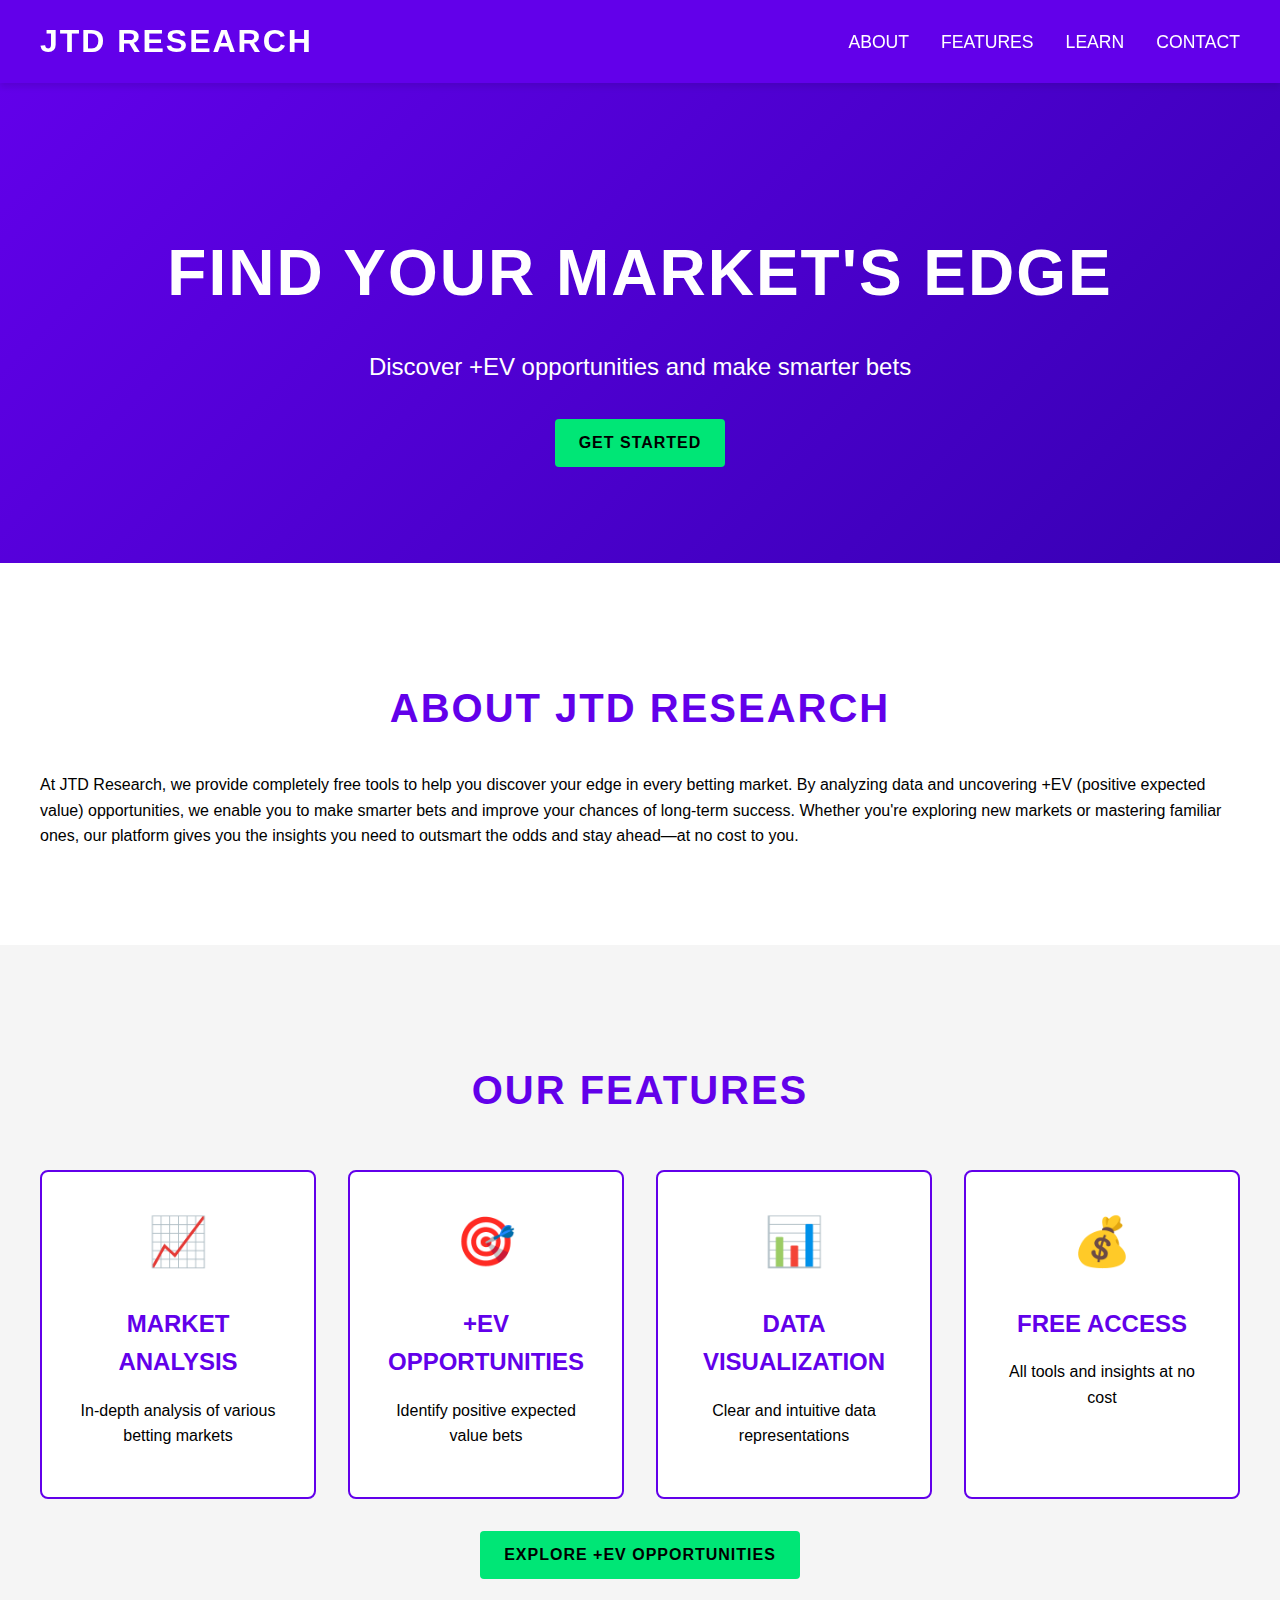
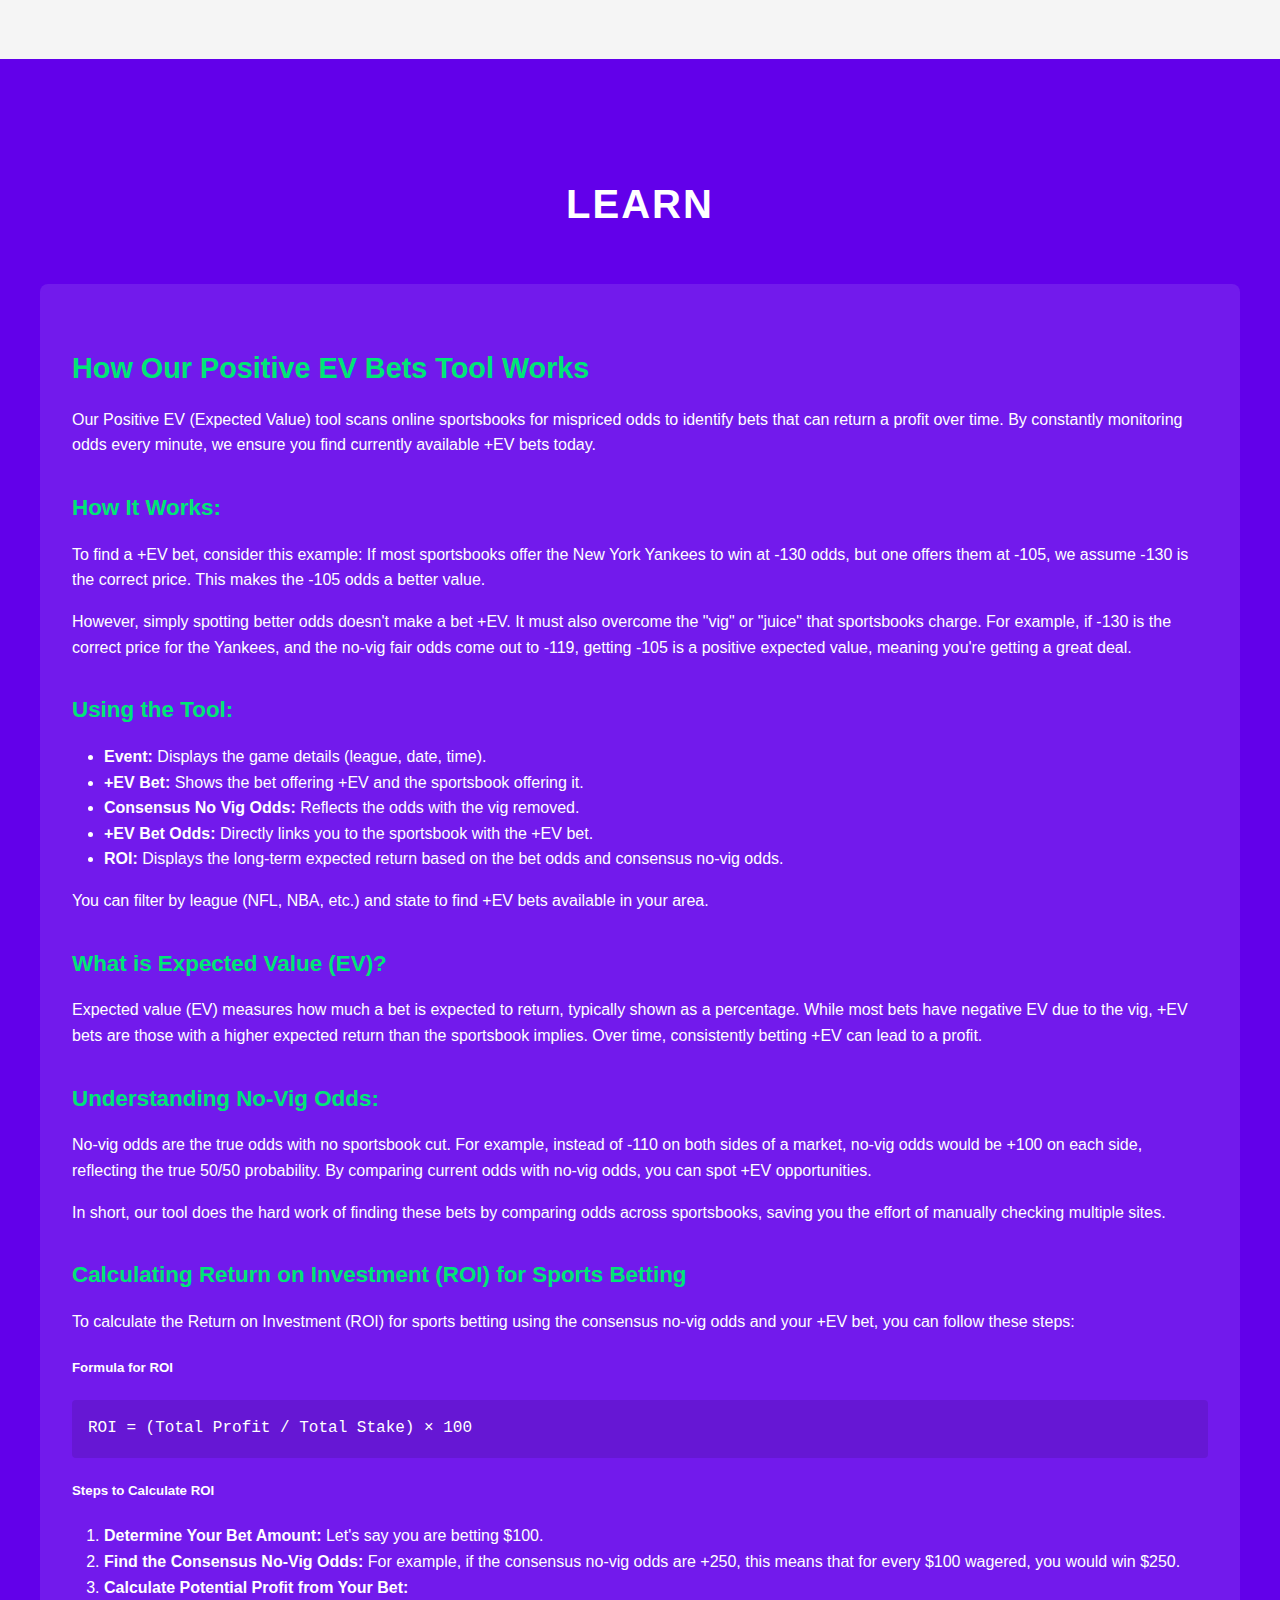
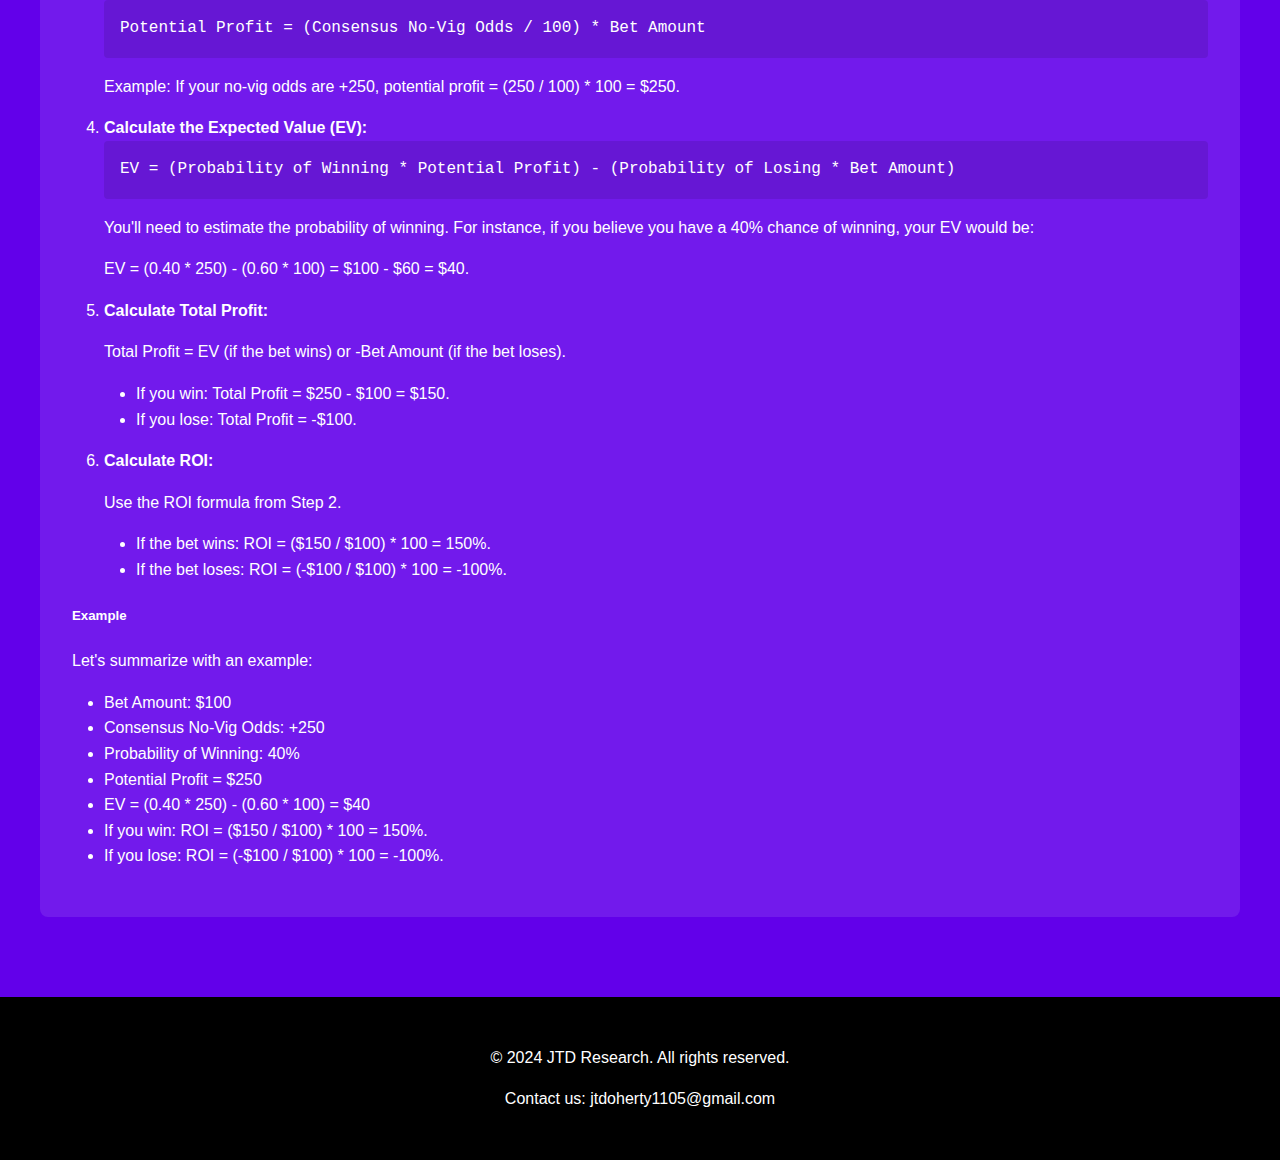
<file: research_home_page.html>
<!DOCTYPE html>
<html lang="en">
<head>
    <meta charset="UTF-8">
    <meta name="viewport" content="width=device-width, initial-scale=1.0">
    <title>JTD Research - Find Your Market's Edge</title>
    <style>
        :root {
            --color-primary: #6200ea;
            --color-primary-dark: #3700b3;
            --color-accent: #00e676;
            --color-background: #ffffff;
            --color-text: #000000;
            --color-text-light: #ffffff;
        }

        body {
            font-family: 'Roboto', Arial, sans-serif;
            line-height: 1.6;
            color: var(--color-text);
            margin: 0;
            padding: 0;
            background-color: var(--color-background);
        }

        .container {
            width: 100%;
            max-width: 1200px;
            margin: 0 auto;
            padding: 0 1rem;
        }

        header {
            background-color: var(--color-primary);
            padding: 1rem 0;
            box-shadow: 0 4px 6px rgba(0, 0, 0, 0.1);
            position: sticky;
            top: 0;
            z-index: 1000;
        }

        .header-content {
            display: flex;
            justify-content: space-between;
            align-items: center;
        }

        .logo {
            font-size: 2rem;
            font-weight: 900;
            color: var(--color-text-light);
            text-decoration: none;
            text-transform: uppercase;
            letter-spacing: 2px;
        }

        nav ul {
            list-style-type: none;
            padding: 0;
            margin: 0;
            display: flex;
        }

        nav ul li {
            margin-left: 2rem;
        }

        nav ul li a {
            color: var(--color-text-light);
            text-decoration: none;
            transition: color 0.3s ease;
            font-size: 1.1rem;
            font-weight: 500;
            text-transform: uppercase;
        }

        nav ul li a:hover {
            color: var(--color-accent);
        }

        .btn {
            display: inline-block;
            background-color: var(--color-accent);
            color: var(--color-text);
            padding: 0.7rem 1.5rem;
            border-radius: 4px;
            text-decoration: none;
            transition: background-color 0.3s ease, transform 0.3s ease;
            font-weight: bold;
            text-transform: uppercase;
            letter-spacing: 1px;
        }

        .btn:hover {
            background-color: #00c853;
            transform: translateY(-2px);
        }

        .mobile-menu-btn {
            display: none;
            background: none;
            border: none;
            font-size: 1.5rem;
            cursor: pointer;
            color: var(--color-text-light);
        }

        .hero {
            background: linear-gradient(135deg, var(--color-primary), var(--color-primary-dark));
            color: var(--color-text-light);
            padding: 6rem 0;
            text-align: center;
        }

        .hero h1 {
            font-size: 4rem;
            margin-bottom: 1rem;
            font-weight: 900;
            text-transform: uppercase;
            letter-spacing: 2px;
        }

        .hero p {
            font-size: 1.5rem;
            margin-bottom: 2rem;
            font-weight: 300;
        }

        .about {
            background-color: var(--color-background);
            padding: 5rem 0;
        }

        .about h2 {
            text-align: center;
            margin-bottom: 2rem;
            color: var(--color-primary);
            font-size: 2.5rem;
            text-transform: uppercase;
            letter-spacing: 2px;
        }

        .features {
            padding: 5rem 0;
            background-color: #f5f5f5;
        }

        .features h2 {
            text-align: center;
            margin-bottom: 3rem;
            color: var(--color-primary);
            font-size: 2.5rem;
            text-transform: uppercase;
            letter-spacing: 2px;
        }

        .feature-grid {
            display: grid;
            grid-template-columns: repeat(auto-fit, minmax(250px, 1fr));
            gap: 2rem;
        }

        .feature-item {
            background-color: var(--color-background);
            padding: 2rem;
            border-radius: 8px;
            text-align: center;
            transition: box-shadow 0.3s ease, transform 0.3s ease;
            border: 2px solid var(--color-primary);
        }

        .feature-item:hover {
            box-shadow: 0 10px 20px rgba(0, 0, 0, 0.1);
            transform: translateY(-5px);
        }

        .feature-icon {
            font-size: 3rem;
            color: var(--color-accent);
            margin-bottom: 1rem;
        }

        .feature-item h3 {
            color: var(--color-primary);
            margin-bottom: 1rem;
            font-size: 1.5rem;
            text-transform: uppercase;
        }

        .explore-btn {
            margin-top: 2rem;
            text-align: center;
        }

        .learn {
            background-color: var(--color-primary);
            padding: 5rem 0;
            color: var(--color-text-light);
        }

        .learn h2 {
            text-align: center;
            margin-bottom: 3rem;
            font-size: 2.5rem;
            text-transform: uppercase;
            letter-spacing: 2px;
        }

        .learn-content {
            background-color: rgba(255, 255, 255, 0.1);
            padding: 2rem;
            border-radius: 8px;
        }

        .learn-content h3 {
            color: var(--color-accent);
            margin-bottom: 1rem;
            font-size: 1.8rem;
        }

        .learn-content h4 {
            color: var(--color-accent);
            margin-top: 2rem;
            margin-bottom: 1rem;
            font-size: 1.4rem;
        }

        .learn-content p {
            margin-bottom: 1rem;
        }

        .learn-content ul {
            list-style-type: disc;
            padding-left: 2rem;
            margin-bottom: 1rem;
        }

        .learn-content ol {
            list-style-type: decimal;
            padding-left: 2rem;
            margin-bottom: 1rem;
        }

        .formula {
            background-color: rgba(0, 0, 0, 0.1);
            padding: 1rem;
            border-radius: 4px;
            margin-bottom: 1rem;
            font-family: 'Courier New', Courier, monospace;
        }

        footer {
            background-color: var(--color-text);
            color: var(--color-text-light);
            padding: 2rem 0;
            text-align: center;
        }

        @media (max-width: 768px) {
            .mobile-menu-btn {
                display: block;
            }

            nav {
                display: none;
            }

            nav.active {
                display: block;
                position: absolute;
                top: 100%;
                left: 0;
                right: 0;
                background-color: var(--color-primary);
                padding: 1rem;
            }

            nav.active ul {
                flex-direction: column;
            }

            nav.active ul li {
                margin: 0.5rem 0;
            }
        }
    </style>
</head>
<body>
    <header>
        <div class="container header-content">
            <a href="#" class="logo">JTD Research</a>
            <nav id="main-nav">
                <ul>
                    <li><a href="#about">About</a></li>
                    <li><a href="#features">Features</a></li>
                    <li><a href="#learn">Learn</a></li>
                    <li><a href="#contact">Contact</a></li>
                </ul>
            </nav>
            <button class="mobile-menu-btn" id="mobile-menu-btn">☰</button>
        </div>
    </header>

    <main>
        <section class="hero">
            <div class="container">
                <h1>Find Your Market's Edge</h1>
                <p>Discover +EV opportunities and make smarter bets</p>
                <a href="C:\Git\research\odds_data_webpage.html" class="btn">Get Started</a>
            </div>
        </section>

        <section id="about" class="about">
            <div class="container">
                <h2>About JTD Research</h2>
                <p>At JTD Research, we provide completely free tools to help you discover your edge in every betting market. By analyzing data and uncovering +EV (positive expected value) opportunities, we enable you to make smarter bets and improve your chances of long-term success. Whether you're exploring new markets or mastering familiar ones, our platform gives you the insights you need to outsmart the odds and stay ahead—at no cost to you.</p>
            </div>
        </section>

        <section id="features" class="features">
            <div class="container">
                <h2>Our Features</h2>
                <div class="feature-grid">
                    <div class="feature-item">
                        <div class="feature-icon">📈</div>
                        <h3>Market Analysis</h3>
                        <p>In-depth analysis of various betting markets</p>
                    </div>
                    <div class="feature-item">
                        <div class="feature-icon">🎯</div>
                        <h3>+EV Opportunities</h3>
                        <p>Identify positive expected value bets</p>
                    </div>
                    <div class="feature-item">
                        <div class="feature-icon">📊</div>
                        <h3>Data Visualization</h3>
                        <p>Clear and intuitive data representations</p>
                    </div>
                    <div class="feature-item">
                        <div class="feature-icon">💰</div>
                        <h3>Free Access</h3>
                        <p>All tools and insights at no cost</p>
                    </div>
                </div>
                <div class="explore-btn">
                    <a href="C:\Git\research\odds_data_webpage.html" class="btn">Explore +EV Opportunities</a>
                </div>
            </div>
        </section>

        <section id="learn" class="learn">
            <div class="container">
                <h2>Learn</h2>
                <div class="learn-content">
                    <h3>How Our Positive EV Bets Tool Works</h3>
                    <p>Our Positive EV (Expected Value) tool scans online sportsbooks for mispriced odds to identify bets that can return a profit over time. By constantly monitoring odds every minute, we ensure you find currently available +EV bets today.</p>

                    <h4>How It Works:</h4>
                    <p>To find a +EV bet, consider this example: If most sportsbooks offer the New York Yankees to win at -130 odds, but one offers them at -105, we assume -130 is the correct price. This makes the -105 odds a better value.</p>
                    <p>However, simply spotting better odds doesn't make a bet +EV. It must also overcome the "vig" or "juice" that sportsbooks charge. For example, if -130 is the correct price for the Yankees, and the no-vig fair odds come out to -119, getting -105 is a positive expected value, meaning you're getting a great deal.</p>

                    <h4>Using the Tool:</h4>
                    <ul>
                        <li><strong>Event:</strong> Displays the game details (league, date, time).</li>
                        <li><strong>+EV Bet:</strong> Shows the bet offering +EV and the sportsbook offering it.</li>
                        <li><strong>Consensus No Vig Odds:</strong> Reflects the odds with the vig removed.</li>
                        <li><strong>+EV Bet Odds:</strong> Directly links you to the sportsbook with the +EV bet.</li>
                        <li><strong>ROI:</strong> Displays the long-term expected return based on the bet odds and consensus no-vig odds.</li>
                    </ul>
                    <p>You can filter by league (NFL, NBA, etc.) and state to find +EV bets available in your area.</p>

                    <h4>What is Expected Value (EV)?</h4>
                    <p>Expected value (EV) measures how much a bet is expected to return, typically shown as a percentage. While most bets have negative EV due to the vig, +EV bets are those with a higher expected return than the sportsbook implies. Over time, consistently betting +EV can lead to a profit.</p>

                    <h4>Understanding No-Vig Odds:</h4>
                    <p>No-vig odds are the true odds with no sportsbook cut. For example, instead of -110 on both sides of a market, no-vig odds would be +100 on each side, reflecting the true 50/50 probability. By comparing current odds with no-vig odds, you can spot +EV opportunities.</p>

                    <p>In short, our tool does the hard work of finding these bets by comparing odds across sportsbooks, saving you the effort of manually checking multiple sites.</p>

                    <h4>Calculating Return on Investment (ROI) for Sports Betting</h4>
                    <p>To calculate the Return on Investment (ROI) for sports betting using the consensus no-vig odds and your +EV bet, you can follow these steps:</p>

                    <h5>Formula for ROI</h5>
                    <div class="formula">
                        ROI = (Total Profit / Total Stake) × 100
                    </div>

                    <h5>Steps to Calculate ROI</h5>
                    <ol>
                        <li><strong>Determine Your Bet Amount:</strong> Let's say you are betting $100.</li>
                        <li><strong>Find the Consensus No-Vig Odds:</strong> For example, if the consensus no-vig odds are +250, this means that for every $100 wagered, you would win $250.</li>
                        <li><strong>Calculate Potential Profit from Your Bet:</strong>
                            <div class="formula">
                                Potential Profit = (Consensus No-Vig Odds / 100) * Bet Amount
                            </div>
                            <p>Example: If your no-vig odds are +250, potential profit = (250 / 100) * 100 = $250.</p>
                        </li>
                        <li><strong>Calculate the Expected Value (EV):</strong>
                            <div class="formula">
                                EV = (Probability of Winning * Potential Profit) - (Probability of Losing * Bet Amount)
                            </div>
                            <p>You'll need to estimate the probability of winning. For instance, if you believe you have a 40% chance of winning, your EV would be:</p>
                            <p>EV = (0.40 * 250) - (0.60 * 100) = $100 - $60 = $40.</p>
                        </li>
                        <li><strong>Calculate Total Profit:</strong>
                            <p>Total Profit = EV (if the bet wins) or -Bet Amount (if the bet loses).</p>
                            <ul>
                                <li>If you win: Total Profit = $250 - $100 = $150.</li>
                                <li>If you lose: Total Profit = -$100.</li>
                            </ul>
                        </li>
                        <li><strong>Calculate ROI:</strong>
                            <p>Use the ROI formula from Step 2.</p>
                            <ul>
                                <li>If the bet wins: ROI = ($150 / $100) * 100 = 150%.</li>
                                <li>If the bet loses: ROI = (-$100 / $100) * 100 = -100%.</li>
                            </ul>
                        </li>
                    </ol>

                    <h5>Example</h5>
                    <p>Let's summarize with an example:</p>
                    <ul>
                        <li>Bet Amount: $100</li>
                        <li>Consensus No-Vig Odds: +250</li>
                        <li>Probability of Winning: 40%</li>
                        <li>Potential Profit = $250</li>
                        <li>EV = (0.40 * 250) - (0.60 * 100) = $40</li>
                        <li>If you win: ROI = ($150 / $100) * 100 = 150%.</li>
                        <li>If you lose: ROI = (-$100 / $100) * 100 = -100%.</li>
                    </ul>
                </div>
            </div>
        </section>
    </main>

    <footer id="contact">
        <div class="container">
            <p>&copy; 2024 JTD Research. All rights reserved.</p>
            <p>Contact us: jtdoherty1105@gmail.com</p>
        </div>
    </footer>

    <script>
        document.addEventListener('DOMContentLoaded', function() {
            const mobileMenuBtn = document.getElementById('mobile-menu-btn');
            const mainNav = document.getElementById('main-nav');

            mobileMenuBtn.addEventListener('click', function() {
                mainNav.classList.toggle('active');
            });

            // Smooth scrolling for anchor links
            document.querySelectorAll('a[href^="#"]').forEach(anchor => {
                anchor.addEventListener('click', function (e) {
                    e.preventDefault();

                    document.querySelector(this.getAttribute('href')).scrollIntoView({
                        behavior: 'smooth'
                    });
                });
            });
        });
    </script>
</body>
</html>
</file>
